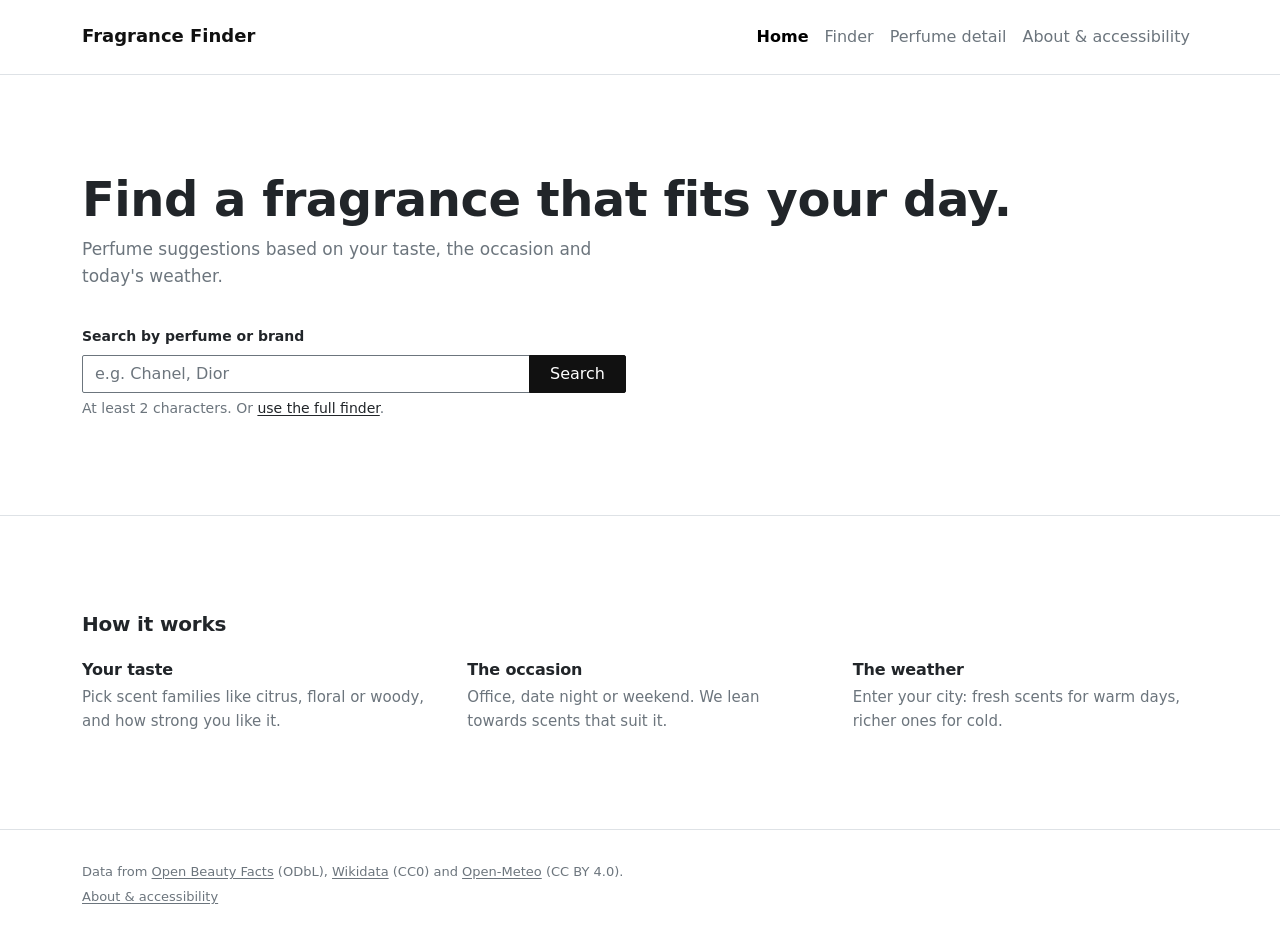
<file: index.html>
<!DOCTYPE html>
<html lang="en">
<head>
  <meta charset="utf-8">
  <meta name="viewport" content="width=device-width, initial-scale=1">
  <title>Fragrance Finder | Perfumes for your taste, occasion and weather</title>
  <meta name="description" content="Fragrance Finder helps you discover perfumes that match your taste, the occasion and today's weather.">
  <link rel="stylesheet" href="https://cdn.jsdelivr.net/npm/bootstrap@5.3.8/dist/css/bootstrap.min.css">
  <link rel="stylesheet" href="css/styles.css">
  <script src="https://cdn.jsdelivr.net/npm/bootstrap@5.3.8/dist/js/bootstrap.bundle.min.js" defer></script>
  <script src="js/main.js" defer></script>
</head>
<body>
  <a class="skip-link visually-hidden-focusable" href="#main">Skip to main content</a>

  <header class="site-header">
    <nav class="navbar navbar-expand-md">
      <div class="container">
        <a class="navbar-brand" href="index.html">Fragrance Finder</a>
        <button class="navbar-toggler" type="button" data-bs-toggle="collapse" data-bs-target="#primary-nav"
                aria-controls="primary-nav" aria-expanded="false" aria-label="Toggle navigation">
          <span class="navbar-toggler-icon"></span>
        </button>
        <div class="collapse navbar-collapse" id="primary-nav">
          <ul class="navbar-nav ms-auto">
            <li class="nav-item"><a class="nav-link" href="index.html">Home</a></li>
            <li class="nav-item"><a class="nav-link" href="finder.html">Finder</a></li>
            <li class="nav-item"><a class="nav-link" href="perfume.html">Perfume detail</a></li>
            <li class="nav-item"><a class="nav-link" href="about.html">About &amp; accessibility</a></li>
          </ul>
        </div>
      </div>
    </nav>
  </header>

  <main id="main" tabindex="-1">
    <section class="hero" aria-labelledby="hero-title">
      <div class="container">
        <h1 id="hero-title">Find a fragrance that fits your day.</h1>
        <p class="lead-text">Perfume suggestions based on your taste, the occasion and today's weather.</p>

        <form class="search-form needs-validation" action="finder.html" method="get" novalidate>
          <label for="quick-q" class="form-label">Search by perfume or brand</label>
          <div class="input-group has-validation">
            <input type="search" class="form-control" id="quick-q" name="q" list="quick-suggestions" required minlength="2" maxlength="80"
                   autocomplete="off" placeholder="e.g. Chanel, Dior"
                   aria-describedby="quick-search-help quick-q-error">
            <button class="btn btn-dark" type="submit">Search</button>
            <div id="quick-q-error" class="invalid-feedback" aria-live="polite">Please enter a perfume name or brand to search.</div>
          </div>
          <div id="quick-search-help" class="form-text">At least 2 characters. Or <a href="finder.html">use the full finder</a>.</div>
          <datalist id="quick-suggestions">
            <option value="Acqua di Gio"></option>
            <option value="Alien"></option>
            <option value="Angel"></option>
            <option value="Aventus"></option>
            <option value="Baccarat Rouge 540"></option>
            <option value="Black Opium"></option>
            <option value="Bleu de Chanel"></option>
            <option value="Chance"></option>
            <option value="Chanel No 5"></option>
            <option value="Cloud"></option>
            <option value="Coco Mademoiselle"></option>
            <option value="Daisy"></option>
            <option value="Dior Homme"></option>
            <option value="Eros"></option>
            <option value="Flowerbomb"></option>
            <option value="Fahrenheit"></option>
            <option value="Gypsy Water"></option>
            <option value="Good Girl"></option>
            <option value="Hypnotic Poison"></option>
            <option value="J'adore"></option>
            <option value="La Vie Est Belle"></option>
            <option value="Libre"></option>
            <option value="L'Eau d'Issey"></option>
            <option value="Light Blue"></option>
            <option value="Miss Dior"></option>
            <option value="Mon Paris"></option>
            <option value="Neroli Portofino"></option>
            <option value="Opium"></option>
            <option value="Le Male"></option>
            <option value="Santal 33"></option>
            <option value="Sauvage"></option>
            <option value="Shalimar"></option>
            <option value="Si"></option>
            <option value="Terre d'Hermes"></option>
            <option value="Tobacco Vanille"></option>
            <option value="Wood Sage &amp; Sea Salt"></option>
            <option value="Armani"></option>
            <option value="Calvin Klein"></option>
            <option value="Chanel"></option>
            <option value="Dior"></option>
            <option value="Gucci"></option>
            <option value="Guerlain"></option>
            <option value="Hermes"></option>
            <option value="Jo Malone"></option>
            <option value="Lancome"></option>
            <option value="Tom Ford"></option>
            <option value="Versace"></option>
            <option value="Yves Saint Laurent"></option>
          </datalist>
        </form>
      </div>
    </section>

    <section class="how" aria-labelledby="how-title">
      <div class="container">
        <h2 id="how-title">How it works</h2>
        <ul class="step-list">
          <li>
            <h3>Your taste</h3>
            <p>Pick scent families like citrus, floral or woody, and how strong you like it.</p>
          </li>
          <li>
            <h3>The occasion</h3>
            <p>Office, date night or weekend. We lean towards scents that suit it.</p>
          </li>
          <li>
            <h3>The weather</h3>
            <p>Enter your city: fresh scents for warm days, richer ones for cold.</p>
          </li>
        </ul>
      </div>
    </section>
  </main>

  <footer class="site-footer">
    <div class="container">
      <p>Data from <a href="https://world.openbeautyfacts.org/">Open Beauty Facts</a> (ODbL), <a href="https://www.wikidata.org/">Wikidata</a> (CC0) and <a href="https://open-meteo.com/">Open-Meteo</a> (CC BY 4.0).</p>
      <p><a href="about.html">About &amp; accessibility</a></p>
    </div>
  </footer>
</body>
</html>
</file>
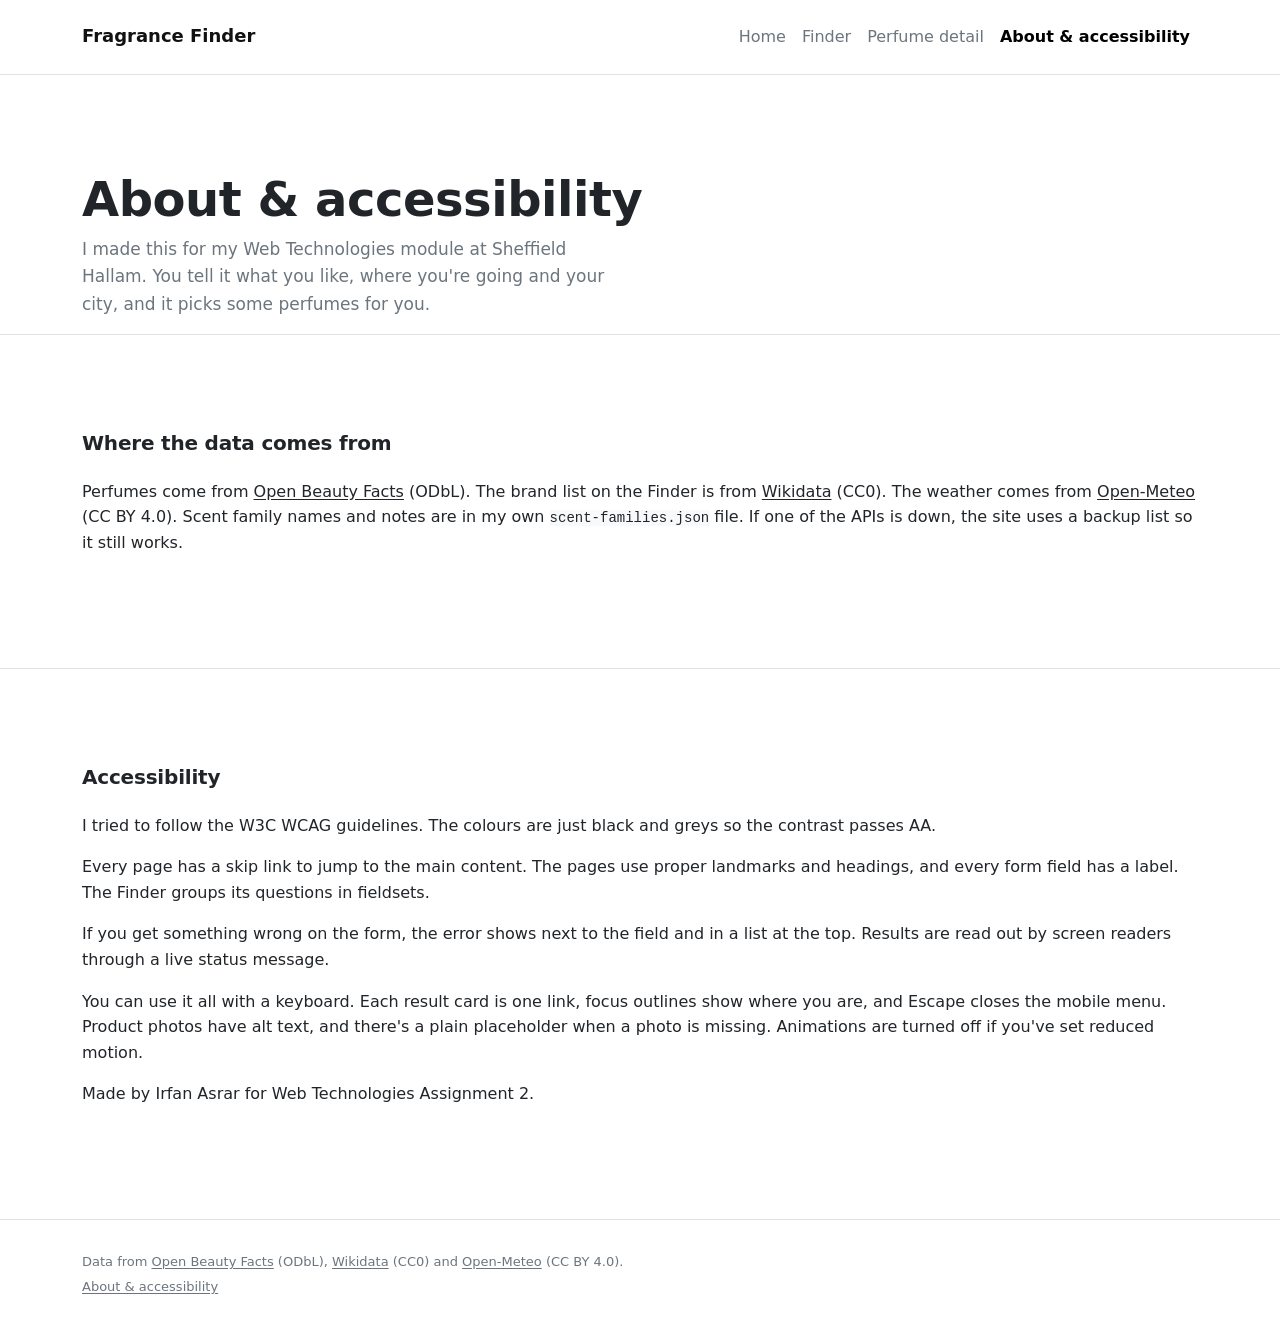
<file: about.html>
<!DOCTYPE html>
<html lang="en">
<head>
  <meta charset="utf-8">
  <meta name="viewport" content="width=device-width, initial-scale=1">
  <title>About &amp; accessibility | Fragrance Finder</title>
  <meta name="description" content="What Fragrance Finder is, where its data comes from, and how I made it accessible.">
  <link rel="stylesheet" href="https://cdn.jsdelivr.net/npm/bootstrap@5.3.8/dist/css/bootstrap.min.css">
  <link rel="stylesheet" href="css/styles.css">
  <script src="https://cdn.jsdelivr.net/npm/bootstrap@5.3.8/dist/js/bootstrap.bundle.min.js" defer></script>
  <script src="js/main.js" defer></script>
</head>
<body>
  <a class="skip-link visually-hidden-focusable" href="#main">Skip to main content</a>

  <header class="site-header">
    <nav class="navbar navbar-expand-md">
      <div class="container">
        <a class="navbar-brand" href="index.html">Fragrance Finder</a>
        <button class="navbar-toggler" type="button" data-bs-toggle="collapse" data-bs-target="#primary-nav"
                aria-controls="primary-nav" aria-expanded="false" aria-label="Toggle navigation">
          <span class="navbar-toggler-icon"></span>
        </button>
        <div class="collapse navbar-collapse" id="primary-nav">
          <ul class="navbar-nav ms-auto">
            <li class="nav-item"><a class="nav-link" href="index.html">Home</a></li>
            <li class="nav-item"><a class="nav-link" href="finder.html">Finder</a></li>
            <li class="nav-item"><a class="nav-link" href="perfume.html">Perfume detail</a></li>
            <li class="nav-item"><a class="nav-link" href="about.html">About &amp; accessibility</a></li>
          </ul>
        </div>
      </div>
    </nav>
  </header>

  <main id="main" tabindex="-1">
    <section class="page-intro" aria-labelledby="page-title">
      <div class="container">
        <h1 id="page-title">About &amp; accessibility</h1>
        <p class="lead-text">I made this for my Web Technologies module at Sheffield Hallam. You tell it what you like, where you're going and your city, and it picks some perfumes for you.</p>
      </div>
    </section>

    <section class="how" aria-labelledby="data-title">
      <div class="container">
        <h2 id="data-title">Where the data comes from</h2>
        <p>Perfumes come from <a href="https://world.openbeautyfacts.org/">Open Beauty Facts</a> (ODbL). The brand list on the Finder is from <a href="https://www.wikidata.org/">Wikidata</a> (CC0). The weather comes from <a href="https://open-meteo.com/">Open-Meteo</a> (CC BY 4.0). Scent family names and notes are in my own <code>scent-families.json</code> file. If one of the APIs is down, the site uses a backup list so it still works.</p>
      </div>
    </section>

    <section class="how" aria-labelledby="a11y-title">
      <div class="container">
        <h2 id="a11y-title">Accessibility</h2>
        <p>I tried to follow the W3C WCAG guidelines. The colours are just black and greys so the contrast passes AA.</p>
        <p>Every page has a skip link to jump to the main content. The pages use proper landmarks and headings, and every form field has a label. The Finder groups its questions in fieldsets.</p>
        <p>If you get something wrong on the form, the error shows next to the field and in a list at the top. Results are read out by screen readers through a live status message.</p>
        <p>You can use it all with a keyboard. Each result card is one link, focus outlines show where you are, and Escape closes the mobile menu. Product photos have alt text, and there's a plain placeholder when a photo is missing. Animations are turned off if you've set reduced motion.</p>
        <p>Made by Irfan Asrar for Web Technologies Assignment 2.</p>
      </div>
    </section>
  </main>

  <footer class="site-footer">
    <div class="container">
      <p>Data from <a href="https://world.openbeautyfacts.org/">Open Beauty Facts</a> (ODbL), <a href="https://www.wikidata.org/">Wikidata</a> (CC0) and <a href="https://open-meteo.com/">Open-Meteo</a> (CC BY 4.0).</p>
      <p><a href="about.html">About &amp; accessibility</a></p>
    </div>
  </footer>
</body>
</html>
</file>
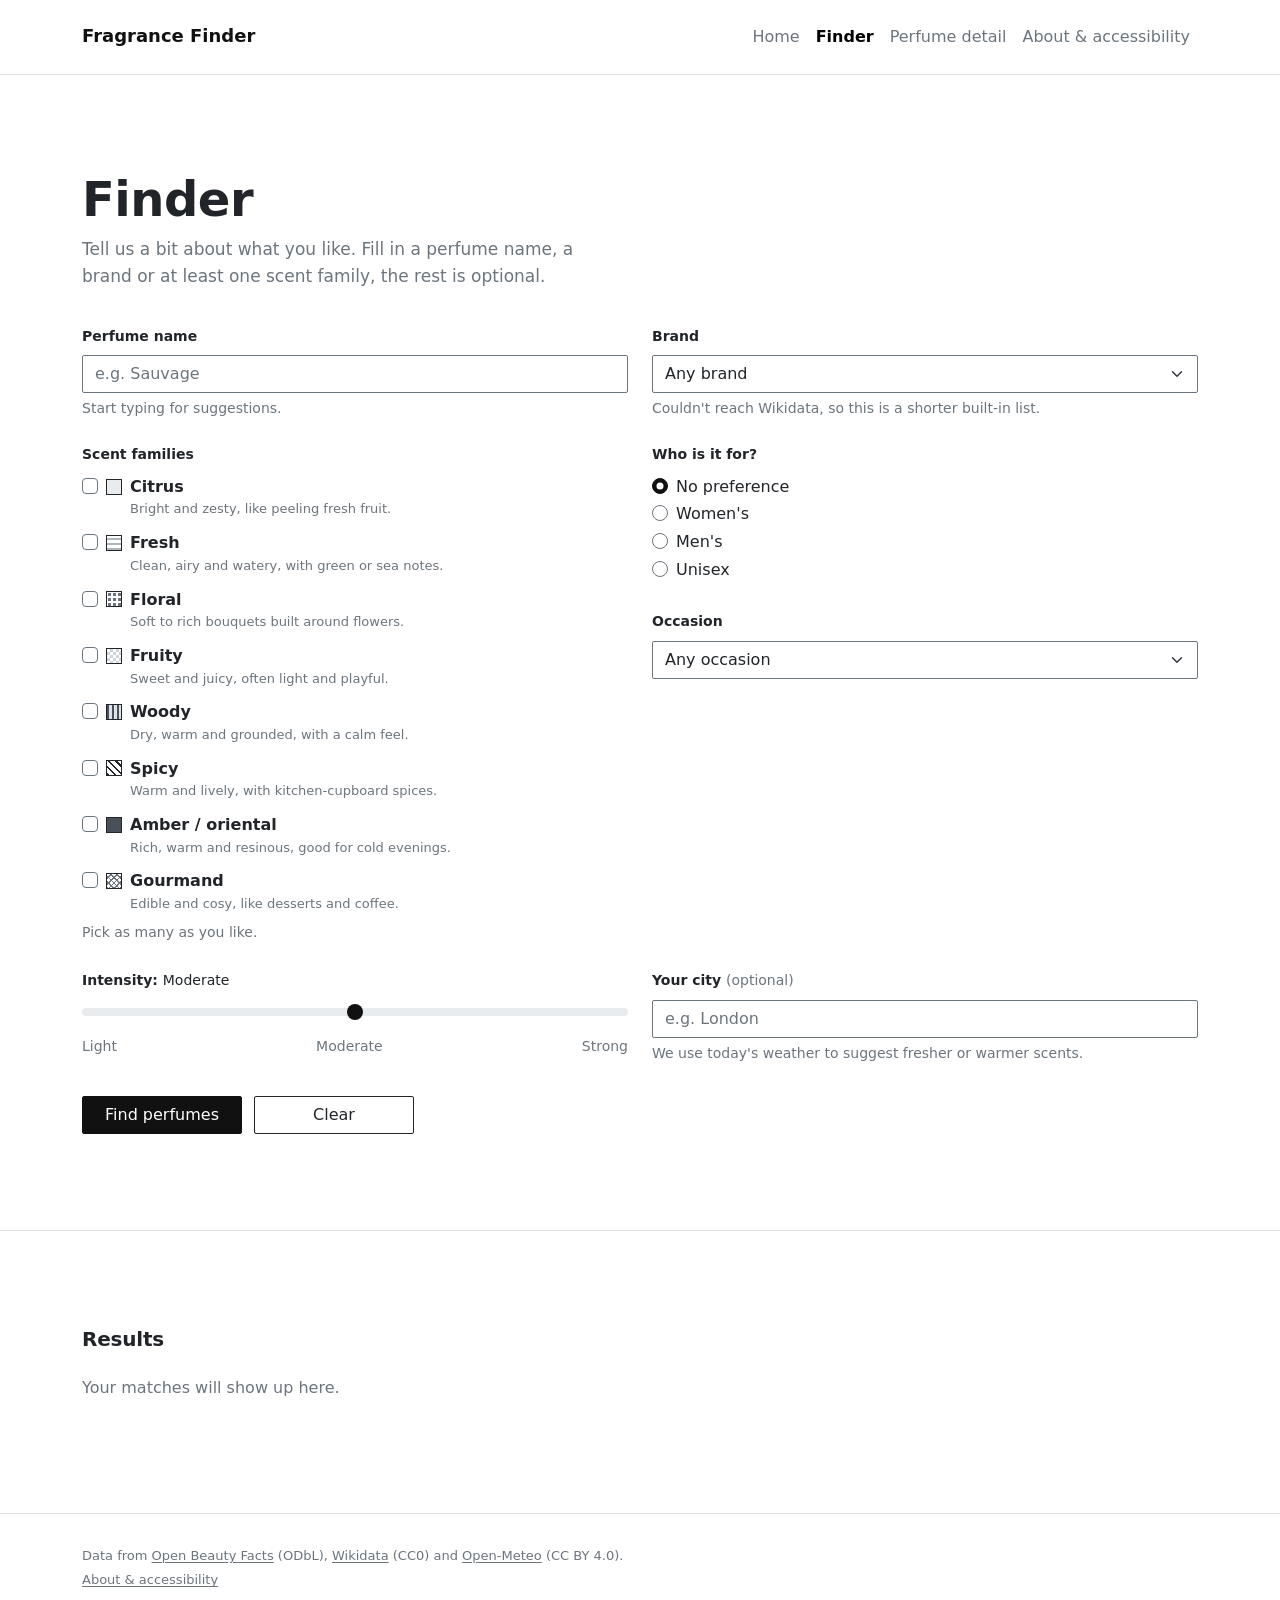
<file: finder.html>
<!DOCTYPE html>
<html lang="en">
<head>
  <meta charset="utf-8">
  <meta name="viewport" content="width=device-width, initial-scale=1">
  <title>Finder | Fragrance Finder</title>
  <meta name="description" content="Search for perfumes by name, brand, scent family, occasion and the weather in your city.">
  <link rel="stylesheet" href="https://cdn.jsdelivr.net/npm/bootstrap@5.3.8/dist/css/bootstrap.min.css">
  <link rel="stylesheet" href="css/styles.css">
  <script src="https://cdn.jsdelivr.net/npm/bootstrap@5.3.8/dist/js/bootstrap.bundle.min.js" defer></script>
  <script src="js/main.js" defer></script>
  <script src="js/finder.js" defer></script>
</head>
<body>
  <a class="skip-link visually-hidden-focusable" href="#main">Skip to main content</a>

  <header class="site-header">
    <nav class="navbar navbar-expand-md">
      <div class="container">
        <a class="navbar-brand" href="index.html">Fragrance Finder</a>
        <button class="navbar-toggler" type="button" data-bs-toggle="collapse" data-bs-target="#primary-nav"
                aria-controls="primary-nav" aria-expanded="false" aria-label="Toggle navigation">
          <span class="navbar-toggler-icon"></span>
        </button>
        <div class="collapse navbar-collapse" id="primary-nav">
          <ul class="navbar-nav ms-auto">
            <li class="nav-item"><a class="nav-link" href="index.html">Home</a></li>
            <li class="nav-item"><a class="nav-link" href="finder.html">Finder</a></li>
            <li class="nav-item"><a class="nav-link" href="perfume.html">Perfume detail</a></li>
            <li class="nav-item"><a class="nav-link" href="about.html">About &amp; accessibility</a></li>
          </ul>
        </div>
      </div>
    </nav>
  </header>

  <main id="main" tabindex="-1">
    <section class="page-intro" aria-labelledby="page-title">
      <div class="container">
        <h1 id="page-title">Finder</h1>
        <p class="lead-text">Tell us a bit about what you like. Fill in a perfume name, a brand or at least one scent family, the rest is optional.</p>
      </div>
    </section>

    <section class="finder">
      <div class="container">
        <div id="error-summary" class="error-summary" tabindex="-1" hidden>
          <h2 class="h6">Please fix the following:</h2>
          <ul></ul>
        </div>

        <form id="finder-form" class="finder-form" action="finder.html" method="get" novalidate>
          <div class="row g-4">
            <div class="col-md-6">
              <label for="name" class="form-label">Perfume name</label>
              <input type="text" class="form-control" id="name" name="q" list="perfume-names" minlength="2" maxlength="80"
                     autocomplete="off" placeholder="e.g. Sauvage" aria-describedby="name-help name-error">
              <datalist id="perfume-names">
                <option value="Acqua di Gio"></option>
                <option value="Alien"></option>
                <option value="Angel"></option>
                <option value="Aventus"></option>
                <option value="Baccarat Rouge 540"></option>
                <option value="Black Opium"></option>
                <option value="Bleu de Chanel"></option>
                <option value="Chance"></option>
                <option value="Chanel No 5"></option>
                <option value="Cloud"></option>
                <option value="Coco Mademoiselle"></option>
                <option value="Daisy"></option>
                <option value="Dior Homme"></option>
                <option value="Eros"></option>
                <option value="Flowerbomb"></option>
                <option value="Fahrenheit"></option>
                <option value="Gypsy Water"></option>
                <option value="Good Girl"></option>
                <option value="Hypnotic Poison"></option>
                <option value="J'adore"></option>
                <option value="La Vie Est Belle"></option>
                <option value="Libre"></option>
                <option value="L'Eau d'Issey"></option>
                <option value="Light Blue"></option>
                <option value="Miss Dior"></option>
                <option value="Mon Paris"></option>
                <option value="Neroli Portofino"></option>
                <option value="Opium"></option>
                <option value="Le Male"></option>
                <option value="Santal 33"></option>
                <option value="Sauvage"></option>
                <option value="Shalimar"></option>
                <option value="Si"></option>
                <option value="Terre d'Hermes"></option>
                <option value="Tobacco Vanille"></option>
                <option value="Wood Sage &amp; Sea Salt"></option>
              </datalist>
              <div id="name-help" class="form-text">Start typing for suggestions.</div>
              <div id="name-error" class="invalid-feedback"></div>
            </div>

            <div class="col-md-6">
              <label for="brand" class="form-label">Brand</label>
              <select class="form-select" id="brand" name="brand" aria-describedby="brand-help">
                <option value="">Loading brands...</option>
              </select>
              <div id="brand-help" class="form-text">Brand list from Wikidata.</div>
            </div>

            <div class="col-md-6">
              <fieldset id="families" aria-describedby="families-help">
                <legend class="form-label">Scent families</legend>
                <div id="family-list" class="family-list">
                  <p class="form-text">Loading scent families...</p>
                </div>
                <div id="families-help" class="form-text">Pick as many as you like.</div>
              </fieldset>
            </div>

            <div class="col-md-6">
              <fieldset>
                <legend class="form-label">Who is it for?</legend>
                <div class="form-check">
                  <input class="form-check-input" type="radio" name="gender" id="gender-any" value="" checked>
                  <label class="form-check-label" for="gender-any">No preference</label>
                </div>
                <div class="form-check">
                  <input class="form-check-input" type="radio" name="gender" id="gender-women" value="women">
                  <label class="form-check-label" for="gender-women">Women's</label>
                </div>
                <div class="form-check">
                  <input class="form-check-input" type="radio" name="gender" id="gender-men" value="men">
                  <label class="form-check-label" for="gender-men">Men's</label>
                </div>
                <div class="form-check">
                  <input class="form-check-input" type="radio" name="gender" id="gender-unisex" value="unisex">
                  <label class="form-check-label" for="gender-unisex">Unisex</label>
                </div>
              </fieldset>

              <div class="mt-4">
                <label for="occasion" class="form-label">Occasion</label>
                <select class="form-select" id="occasion" name="occasion">
                  <option value="">Any occasion</option>
                  <option value="everyday">Everyday</option>
                  <option value="office">Office / work</option>
                  <option value="date">Date night</option>
                  <option value="evening">Evening out</option>
                  <option value="special">Special occasion</option>
                  <option value="sport">Sport / gym</option>
                  <option value="holiday">Holiday / travel</option>
                </select>
              </div>
            </div>

            <div class="col-md-6">
              <label for="intensity" class="form-label">Intensity: <span id="intensity-value">Moderate</span></label>
              <input type="range" class="form-range" id="intensity" name="intensity" min="1" max="3" step="1" value="2"
                     aria-valuetext="Moderate" aria-describedby="intensity-help">
              <div id="intensity-help" class="form-text d-flex justify-content-between">
                <span>Light</span><span>Moderate</span><span>Strong</span>
              </div>
            </div>

            <div class="col-md-6">
              <label for="city" class="form-label">Your city <span class="optional">(optional)</span></label>
              <input type="text" class="form-control" id="city" name="city" minlength="2" maxlength="60"
                     autocomplete="address-level2" placeholder="e.g. London" aria-describedby="city-help city-error">
              <div id="city-help" class="form-text">We use today's weather to suggest fresher or warmer scents.</div>
              <div id="city-error" class="invalid-feedback"></div>
            </div>
          </div>

          <div class="form-actions">
            <button type="submit" class="btn btn-dark">Find perfumes</button>
            <button type="reset" class="btn btn-outline-dark">Clear</button>
          </div>
        </form>
      </div>
    </section>

    <section class="results" aria-labelledby="results-title">
      <div class="container">
        <h2 id="results-title" tabindex="-1">Results</h2>
        <p id="results-status" class="status-message" role="status" aria-live="polite">Your matches will show up here.</p>
        <div id="results"></div>
        <nav id="pager" class="pager" aria-label="Result pages" hidden></nav>
      </div>
    </section>
  </main>

  <footer class="site-footer">
    <div class="container">
      <p>Data from <a href="https://world.openbeautyfacts.org/">Open Beauty Facts</a> (ODbL), <a href="https://www.wikidata.org/">Wikidata</a> (CC0) and <a href="https://open-meteo.com/">Open-Meteo</a> (CC BY 4.0).</p>
      <p><a href="about.html">About &amp; accessibility</a></p>
    </div>
  </footer>
</body>
</html>
</file>
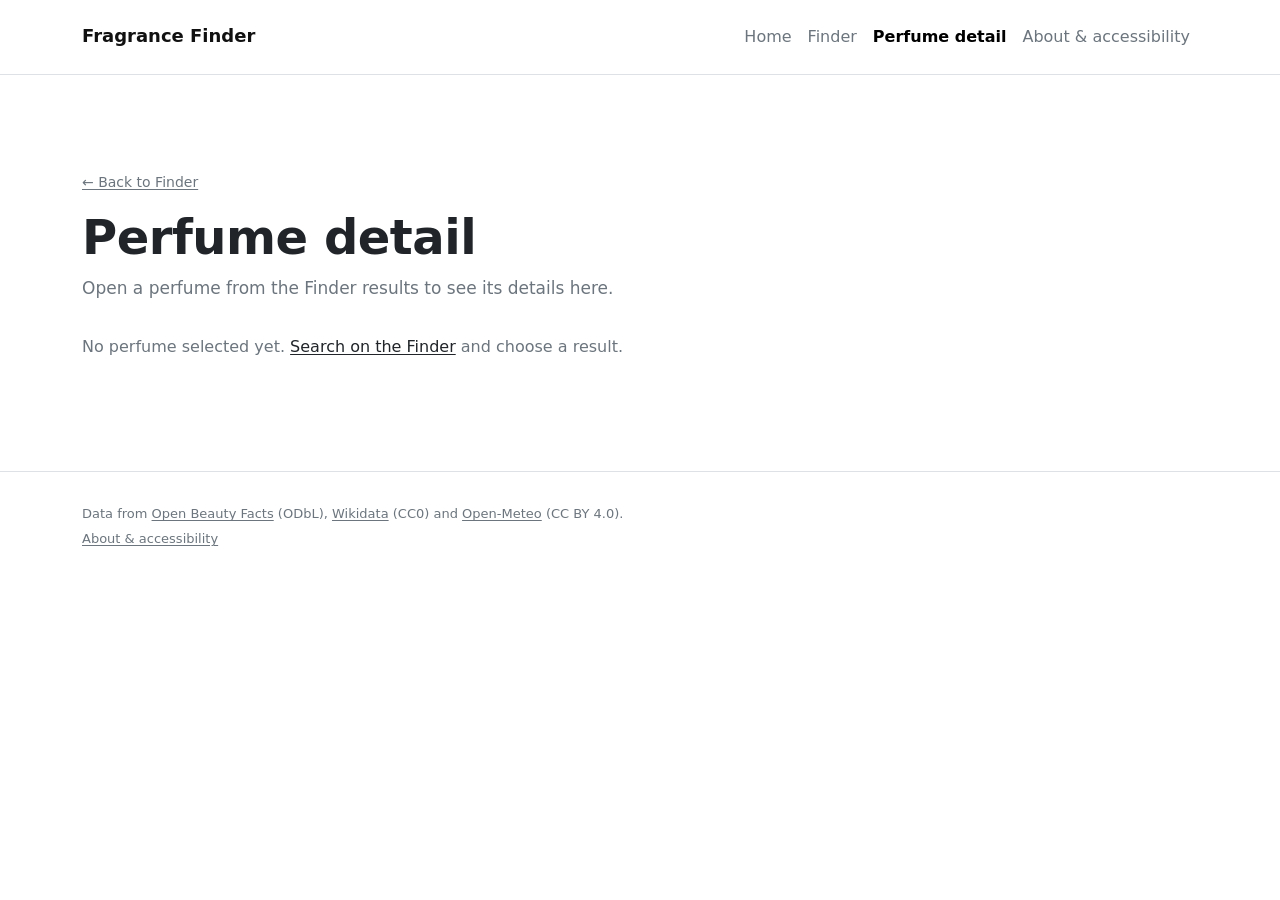
<file: perfume.html>
<!DOCTYPE html>
<html lang="en">
<head>
  <meta charset="utf-8">
  <meta name="viewport" content="width=device-width, initial-scale=1">
  <title>Perfume detail | Fragrance Finder</title>
  <meta name="description" content="Details for a perfume from Open Beauty Facts, with a weather-aware tip when a city is set.">
  <link rel="stylesheet" href="https://cdn.jsdelivr.net/npm/bootstrap@5.3.8/dist/css/bootstrap.min.css">
  <link rel="stylesheet" href="css/styles.css">
  <script src="https://cdn.jsdelivr.net/npm/bootstrap@5.3.8/dist/js/bootstrap.bundle.min.js" defer></script>
  <script src="js/main.js" defer></script>
  <script src="js/perfume.js" defer></script>
</head>
<body>
  <a class="skip-link visually-hidden-focusable" href="#main">Skip to main content</a>

  <header class="site-header">
    <nav class="navbar navbar-expand-md">
      <div class="container">
        <a class="navbar-brand" href="index.html">Fragrance Finder</a>
        <button class="navbar-toggler" type="button" data-bs-toggle="collapse" data-bs-target="#primary-nav"
                aria-controls="primary-nav" aria-expanded="false" aria-label="Toggle navigation">
          <span class="navbar-toggler-icon"></span>
        </button>
        <div class="collapse navbar-collapse" id="primary-nav">
          <ul class="navbar-nav ms-auto">
            <li class="nav-item"><a class="nav-link" href="index.html">Home</a></li>
            <li class="nav-item"><a class="nav-link" href="finder.html">Finder</a></li>
            <li class="nav-item"><a class="nav-link" href="perfume.html">Perfume detail</a></li>
            <li class="nav-item"><a class="nav-link" href="about.html">About &amp; accessibility</a></li>
          </ul>
        </div>
      </div>
    </nav>
  </header>

  <main id="main" tabindex="-1">
    <section class="page-intro" aria-labelledby="page-title">
      <div class="container">
        <p class="back-link"><a href="finder.html" id="back-link">&larr; Back to Finder</a></p>
        <h1 id="page-title" tabindex="-1">Perfume detail</h1>
        <p class="lead-text" id="page-brand">Open a perfume from the Finder results to see its details here.</p>
      </div>
    </section>

    <section class="finder" aria-label="Perfume information">
      <div class="container">
        <p id="detail-status" class="status-message" role="status" aria-live="polite">No perfume selected yet. <a href="finder.html">Search on the Finder</a> and choose a result.</p>
        <div id="detail"></div>

        <section id="weather-fit" class="detail-block" aria-labelledby="weather-title" hidden>
          <h2 id="weather-title">Weather fit</h2>
          <form id="weather-form" class="weather-form" novalidate>
            <label for="weather-city" class="form-label">Your city</label>
            <div class="weather-row">
              <input type="text" class="form-control" id="weather-city" name="city" minlength="2" maxlength="60" required
                     autocomplete="address-level2" placeholder="e.g. London" aria-describedby="weather-city-error">
              <button type="submit" class="btn btn-dark">Check weather</button>
            </div>
            <div id="weather-city-error" class="invalid-feedback"></div>
          </form>
          <p id="weather-note" class="weather-note" role="status" aria-live="polite"></p>
        </section>
      </div>
    </section>
  </main>

  <footer class="site-footer">
    <div class="container">
      <p>Data from <a href="https://world.openbeautyfacts.org/">Open Beauty Facts</a> (ODbL), <a href="https://www.wikidata.org/">Wikidata</a> (CC0) and <a href="https://open-meteo.com/">Open-Meteo</a> (CC BY 4.0).</p>
      <p><a href="about.html">About &amp; accessibility</a></p>
    </div>
  </footer>
</body>
</html>
</file>
<file: css/styles.css>
:root {
  --ff-black: #111111;
  --ff-text: #212529;
  --ff-grey: #6c757d;
  --ff-line: #dee2e6;
  --ff-white: #ffffff;
  --ff-space: 3rem;

  --bs-body-color: var(--ff-text);
  --bs-body-bg: var(--ff-white);
  --bs-body-font-family: system-ui, -apple-system, "Segoe UI", Roboto, "Helvetica Neue", Arial, sans-serif;
  --bs-link-color: var(--ff-text);
  --bs-link-color-rgb: 33, 37, 41;
  --bs-link-hover-color: var(--ff-black);
  --bs-link-hover-color-rgb: 17, 17, 17;
  --bs-border-color: var(--ff-line);
  --bs-secondary-color: var(--ff-grey);
  --bs-form-invalid-color: var(--ff-black);
  --bs-form-invalid-border-color: var(--ff-black);
}

body {
  background: var(--ff-white);
  line-height: 1.6;
}

h1,
h2,
h3 {
  font-weight: 600;
  letter-spacing: -0.01em;
}

h1 { font-size: 1.875rem; }
h2 { font-size: 1.25rem; margin-bottom: 1.5rem; }
h3 { font-size: 1rem; margin-bottom: 0.35rem; }


code {
  color: var(--ff-text);
  background: #f8f9fa;
}

a {
  text-underline-offset: 0.15em;
}

a:hover {
  text-decoration-thickness: 2px;
}

:focus-visible {
  outline: 2px solid var(--ff-black);
  outline-offset: 3px;
  box-shadow: none;
}

main:focus {
  outline: none;
}

.skip-link {
  position: absolute;
  top: 0.5rem;
  left: 0.5rem;
  z-index: 1080;
  padding: 0.5rem 1rem;
  background: var(--ff-white);
  color: var(--ff-black);
  border: 2px solid var(--ff-black);
}

.site-header {
  border-bottom: 1px solid var(--ff-line);
}

.navbar {
  padding-top: 1rem;
  padding-bottom: 1rem;
}

.navbar-brand {
  color: var(--ff-black);
  font-weight: 700;
  font-size: 1.125rem;
}

.navbar-brand:hover {
  color: var(--ff-black);
}

.nav-link {
  color: var(--ff-grey);
}

.nav-link:hover,
.nav-link[aria-current="page"] {
  color: var(--ff-black);
}

.nav-link[aria-current="page"] {
  font-weight: 600;
}

.navbar-toggler {
  border: 1px solid var(--ff-line);
  border-radius: 2px;
}

.navbar-toggler[aria-expanded="true"] {
  border-color: var(--ff-black);
}

.navbar-toggler:focus {
  box-shadow: none;
}

.hero,
.how {
  padding: var(--ff-space) 0;
}

.how {
  border-top: 1px solid var(--ff-line);
}

.lead-text {
  color: var(--ff-grey);
  font-size: 1.0625rem;
  margin-bottom: 2rem;
  max-width: 34rem;
}

.search-form {
  max-width: 34rem;
}

.form-label {
  font-weight: 600;
  font-size: 0.875rem;
}

.btn {
  border-radius: 2px;
  box-shadow: none;
}

.btn-dark {
  background: var(--ff-black);
  border-color: var(--ff-black);
  padding-left: 1.25rem;
  padding-right: 1.25rem;
}

.btn-dark:hover {
  background: #343a40;
  border-color: #343a40;
}

.form-control {
  border-radius: 2px;
}

input[type="search"],
input[type="text"],
select {
  border: 1px solid var(--ff-grey);
}

input[type="search"]:hover,
input[type="text"]:hover,
select:hover {
  border-color: var(--ff-black);
}

.form-control:focus,
.form-select:focus {
  border-color: var(--ff-black);
  box-shadow: none;
}

input[type="range"] {
  width: 100%;
  cursor: pointer;
}

.form-control.is-invalid,
input[aria-invalid="true"]:invalid {
  border-width: 2px;
  background-image: none;
}

.invalid-feedback::before {
  content: "\26A0\FE0E  ";
}

.step-list {
  list-style: none;
  margin: 0;
  padding: 0;
  display: grid;
  grid-template-columns: 1fr;
  gap: 1.75rem;
}

.step-list p {
  color: var(--ff-grey);
  margin: 0;
  font-size: 0.9375rem;
}

.card-grid {
  list-style: none;
  margin: 0;
  padding: 0;
  display: grid;
  grid-template-columns: 1fr;
  gap: 1.5rem;
}

.card {
  border: 1px solid var(--ff-line);
  border-radius: 2px;
}

.card:hover,
.card:focus-within {
  border-color: var(--ff-black);
}

.family-tag {
  display: inline-flex;
  align-items: center;
  gap: 0.35rem;
  font-size: 0.8125rem;
  color: var(--ff-text);
}

.family-tag::before {
  content: "";
  width: 0.625rem;
  height: 0.625rem;
  border: 1px solid var(--ff-text);
  background: var(--swatch, var(--ff-line));
}

.skeleton {
  background: linear-gradient(90deg, #f1f3f5 25%, #f8f9fa 50%, #f1f3f5 75%);
  background-size: 200% 100%;
  animation: shimmer 1.4s ease-in-out infinite;
}

.skeleton-text {
  height: 1em;
  margin-bottom: 0.5rem;
}

.skeleton-image {
  width: 100%;
  aspect-ratio: 1 / 1;
}

@keyframes shimmer {
  from { background-position: 200% 0; }
  to { background-position: -200% 0; }
}

.page-intro {
  padding: var(--ff-space) 0 1rem;
}

.page-intro .lead-text {
  margin-bottom: 0;
}

.finder {
  padding: 1rem 0 var(--ff-space);
}

.results {
  padding: var(--ff-space) 0;
  border-top: 1px solid var(--ff-line);
}

fieldset {
  margin: 0;
}

legend.form-label {
  font-size: 0.875rem;
  margin-bottom: 0.5rem;
}

.optional {
  font-weight: 400;
  color: var(--ff-grey);
}

.form-select {
  border: 1px solid var(--ff-grey);
  border-radius: 2px;
}

.form-select:hover {
  border-color: var(--ff-black);
}

.form-select:disabled {
  color: var(--ff-grey);
  background-color: #f8f9fa;
}

.form-check-input {
  border: 1px solid var(--ff-grey);
}

.form-check-input:checked {
  background-color: var(--ff-black);
  border-color: var(--ff-black);
}

.form-check-input:focus {
  border-color: var(--ff-black);
  box-shadow: none;
}

.form-check-input:hover {
  border-color: var(--ff-black);
}

input[type="range"]::-webkit-slider-thumb {
  background: var(--ff-black);
}

input[type="range"]::-moz-range-thumb {
  background: var(--ff-black);
}

input[type="range"]:focus::-webkit-slider-thumb {
  box-shadow: 0 0 0 3px var(--ff-white), 0 0 0 5px var(--ff-black);
}

#intensity-value {
  font-weight: 400;
}

.family-list {
  display: grid;
  gap: 0.5rem;
}

.family-option .form-check-label {
  display: grid;
  grid-template-columns: auto 1fr;
  column-gap: 0.5rem;
  align-items: center;
}

.family-name {
  font-weight: 600;
}

.family-desc {
  grid-column: 2;
  color: var(--ff-grey);
  font-size: 0.8125rem;
}

.swatch {
  display: inline-block;
  width: 1rem;
  height: 1rem;
  border: 1px solid var(--ff-text);
  background: var(--swatch, var(--ff-line));
}

[data-family="citrus"] { --swatch: #e9ecef; }
[data-family="fresh"] { --swatch: repeating-linear-gradient(0deg, #adb5bd 0 2px, #fff 2px 5px); }
[data-family="floral"] { --swatch: radial-gradient(#6c757d 1.5px, #fff 1.6px) 0 0 / 5px 5px; }
[data-family="fruity"] { --swatch: repeating-conic-gradient(#ced4da 0 25%, #fff 0 50%) 0 0 / 6px 6px; }
[data-family="woody"] { --swatch: repeating-linear-gradient(90deg, #495057 0 2px, #dee2e6 2px 5px); }
[data-family="spicy"] { --swatch: repeating-linear-gradient(45deg, #212529 0 2px, #fff 2px 5px); }
[data-family="oriental"] { --swatch: #495057; }
[data-family="gourmand"] { --swatch: repeating-linear-gradient(45deg, #6c757d 0 1px, transparent 1px 4px), repeating-linear-gradient(-45deg, #6c757d 0 1px, #fff 1px 4px); }

.error-summary {
  border: 2px solid var(--ff-black);
  padding: 1rem 1.25rem;
  margin-bottom: 2rem;
}

.error-summary ul {
  margin: 0;
  padding-left: 1.25rem;
}

.error-summary a {
  color: var(--ff-black);
}

.error-summary h2::before {
  content: "\26A0\FE0E  ";
}

.form-actions {
  display: flex;
  flex-wrap: wrap;
  gap: 0.75rem;
  margin-top: 2rem;
}

.status-message {
  color: var(--ff-grey);
}

#results-title:focus {
  outline: none;
}

.result-card {
  position: relative;
}

.result-card img {
  width: 100%;
  height: auto;
  aspect-ratio: 4 / 3;
  object-fit: contain;
  background: #f8f9fa;
  border-bottom: 1px solid var(--ff-line);
  padding: 1rem;
}

.result-card img[src$="placeholder.svg"] {
  padding: 0;
}

.result-name {
  font-size: 1rem;
  margin-bottom: 0.25rem;
}

.result-name a {
  color: var(--ff-black);
  text-decoration: none;
}

.result-card:hover .result-name a {
  text-decoration: underline;
}

.result-name a:focus-visible {
  outline: none;
}

.result-name a:focus-visible::after {
  outline: 2px solid var(--ff-black);
  outline-offset: 3px;
}

.result-brand {
  color: var(--ff-grey);
  font-size: 0.875rem;
  margin-bottom: 0.75rem;
}

.result-why {
  font-size: 0.875rem;
  margin-bottom: 0.75rem;
}

.why-label {
  display: block;
  font-size: 0.75rem;
  font-weight: 600;
  text-transform: uppercase;
  letter-spacing: 0.04em;
  color: var(--ff-grey);
}

.result-tags {
  display: flex;
  flex-wrap: wrap;
  gap: 0.75rem;
  margin: 0;
}

.pager {
  display: flex;
  align-items: center;
  justify-content: space-between;
  gap: 1rem;
  margin-top: 2rem;
}

.pager-info {
  color: var(--ff-grey);
  font-size: 0.875rem;
}

.pager .btn:disabled {
  border-color: var(--ff-line);
  color: var(--ff-grey);
}

#results > .btn {
  margin-top: 0.5rem;
}

.site-footer {
  border-top: 1px solid var(--ff-line);
  padding: 2rem 0;
  color: var(--ff-grey);
  font-size: 0.8125rem;
}

.site-footer p {
  margin-bottom: 0.25rem;
}

.site-footer a {
  color: var(--ff-grey);
}

.site-footer a:hover {
  color: var(--ff-black);
}

.back-link {
  font-size: 0.875rem;
  margin-bottom: 1rem;
}

.back-link a {
  color: var(--ff-grey);
}

.back-link a:hover {
  color: var(--ff-black);
}

.detail-layout {
  display: grid;
  grid-template-columns: 1fr;
  gap: 2rem;
}

.detail-image {
  width: 100%;
  max-width: 26rem;
  height: auto;
  aspect-ratio: 1 / 1;
  object-fit: contain;
  background: #f8f9fa;
  border: 1px solid var(--ff-line);
  padding: 1.5rem;
  margin-bottom: 0.5rem;
}

.detail-image[src$="placeholder.svg"] {
  padding: 0;
}

.detail-block {
  border-top: 1px solid var(--ff-line);
  padding-top: 1.5rem;
  margin-bottom: 2rem;
}

.detail-block h2 {
  font-size: 1rem;
  margin-bottom: 0.75rem;
}

.family-detail-list,
.allergen-list,
.ingredient-list {
  list-style: none;
  margin: 0 0 1rem;
  padding: 0;
}

.family-detail-list li {
  display: grid;
  gap: 0.15rem;
  margin-bottom: 0.75rem;
}

.family-detail-list .family-tag {
  font-weight: 600;
  font-size: 0.875rem;
}

.family-detail-list .family-desc {
  grid-column: auto;
}

.allergen-list {
  display: flex;
  flex-wrap: wrap;
  gap: 0.5rem;
}

.allergen-list li {
  border: 1px solid var(--ff-black);
  padding: 0.15rem 0.6rem;
  font-size: 0.8125rem;
}

.ingredient-list {
  display: flex;
  flex-wrap: wrap;
  gap: 0.35rem 1rem;
  font-size: 0.875rem;
  color: var(--ff-grey);
}

.ingredient-list li[data-allergen="true"] {
  color: var(--ff-black);
  font-weight: 600;
}

.weather-row {
  display: grid;
  grid-template-columns: 1fr;
  gap: 0.75rem;
  max-width: 28rem;
}

.weather-form .invalid-feedback:not(:empty) {
  display: block;
}

.weather-note {
  margin: 1rem 0 0;
  font-size: 0.9375rem;
}

.weather-note:empty {
  display: none;
}

@media (min-width: 40em) {
  :root {
    --ff-space: 4.5rem;
  }

  h1 { font-size: 2.5rem; }

  .step-list,
  .card-grid {
    grid-template-columns: repeat(2, 1fr);
  }

  .form-actions .btn {
    min-width: 10rem;
  }

  .pager {
    justify-content: flex-start;
  }

  .result-card img {
    aspect-ratio: 1 / 1;
  }

  .weather-row {
    grid-template-columns: 1fr auto;
  }
}

@media (min-width: 64em) {
  :root {
    --ff-space: 6rem;
  }

  h1 { font-size: 3rem; }

  .step-list {
    grid-template-columns: repeat(3, 1fr);
    gap: 2.5rem;
  }

  .card-grid {
    grid-template-columns: repeat(3, 1fr);
  }

  .detail-layout {
    grid-template-columns: 2fr 3fr;
    gap: 3rem;
  }
}

@media (prefers-reduced-motion: reduce) {
  *,
  *::before,
  *::after {
    animation-duration: 0.01ms !important;
    animation-iteration-count: 1 !important;
    transition-duration: 0.01ms !important;
  }
}
</file>
